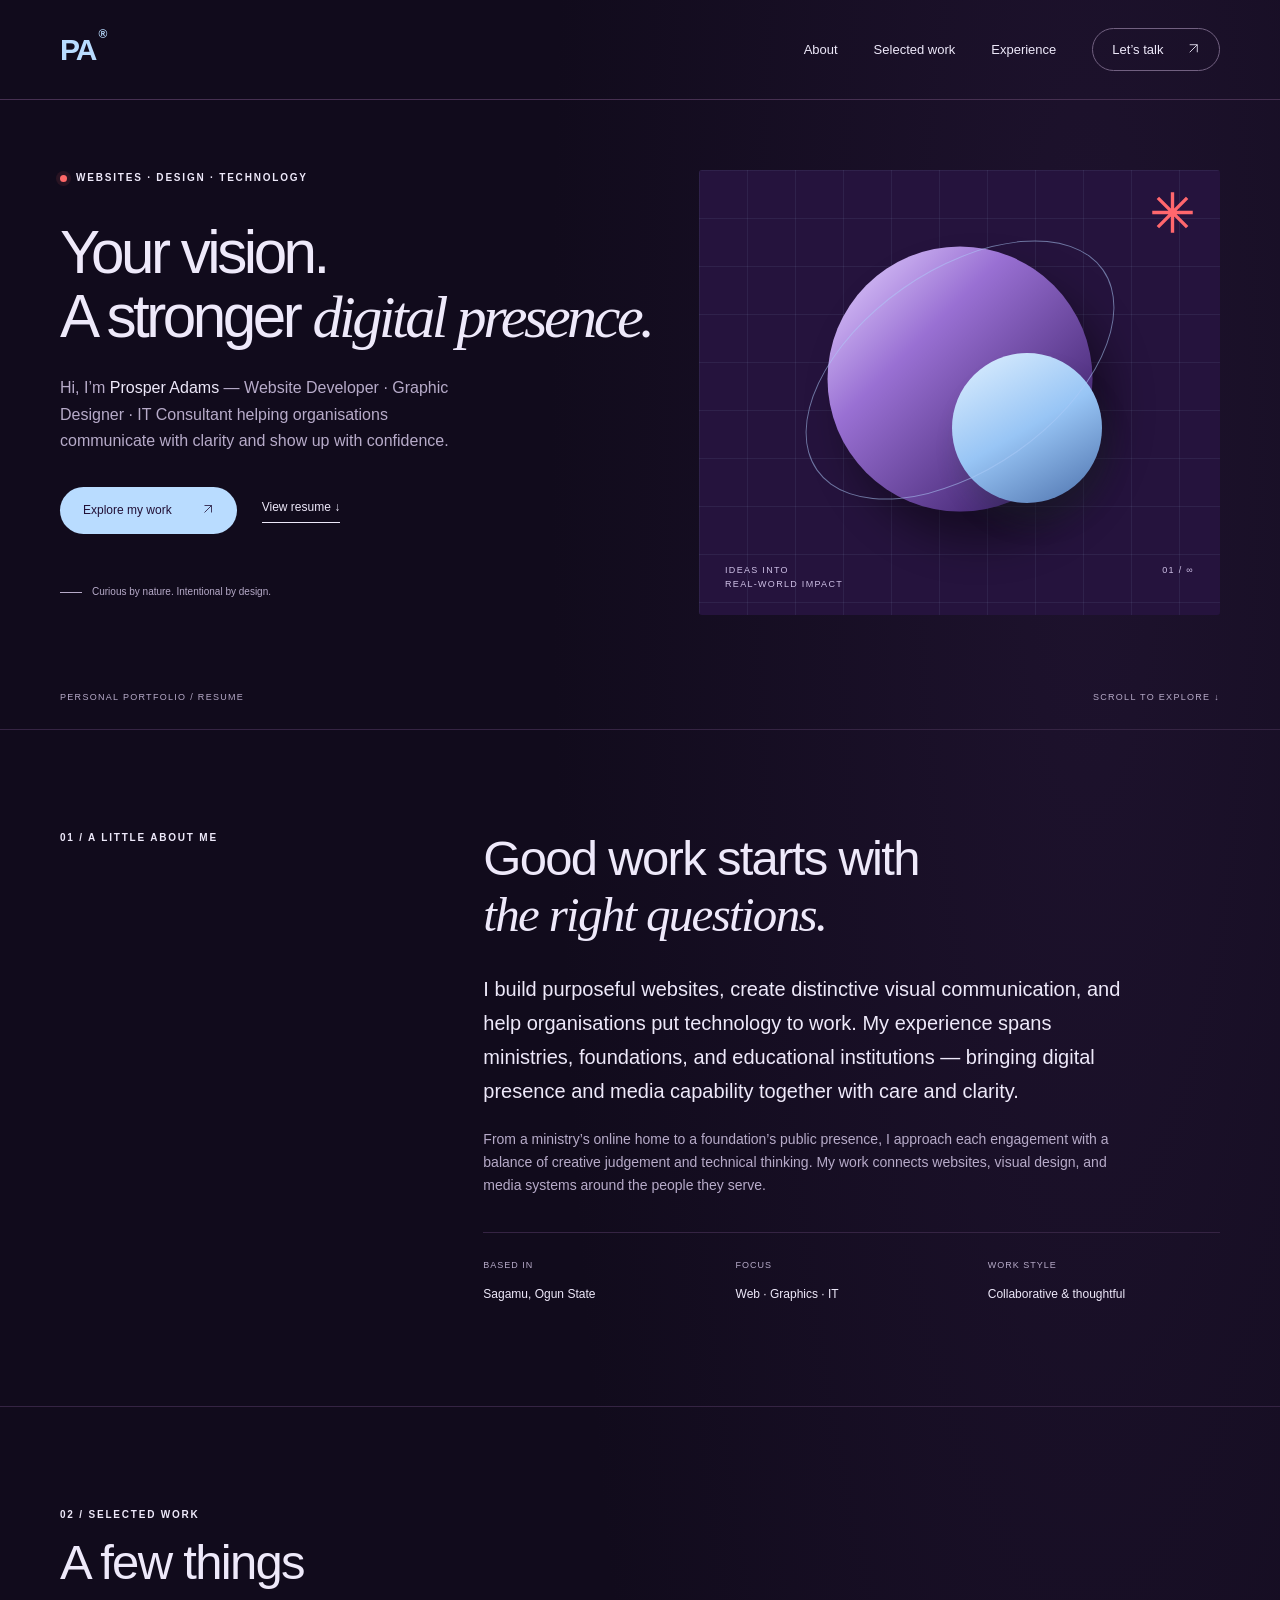
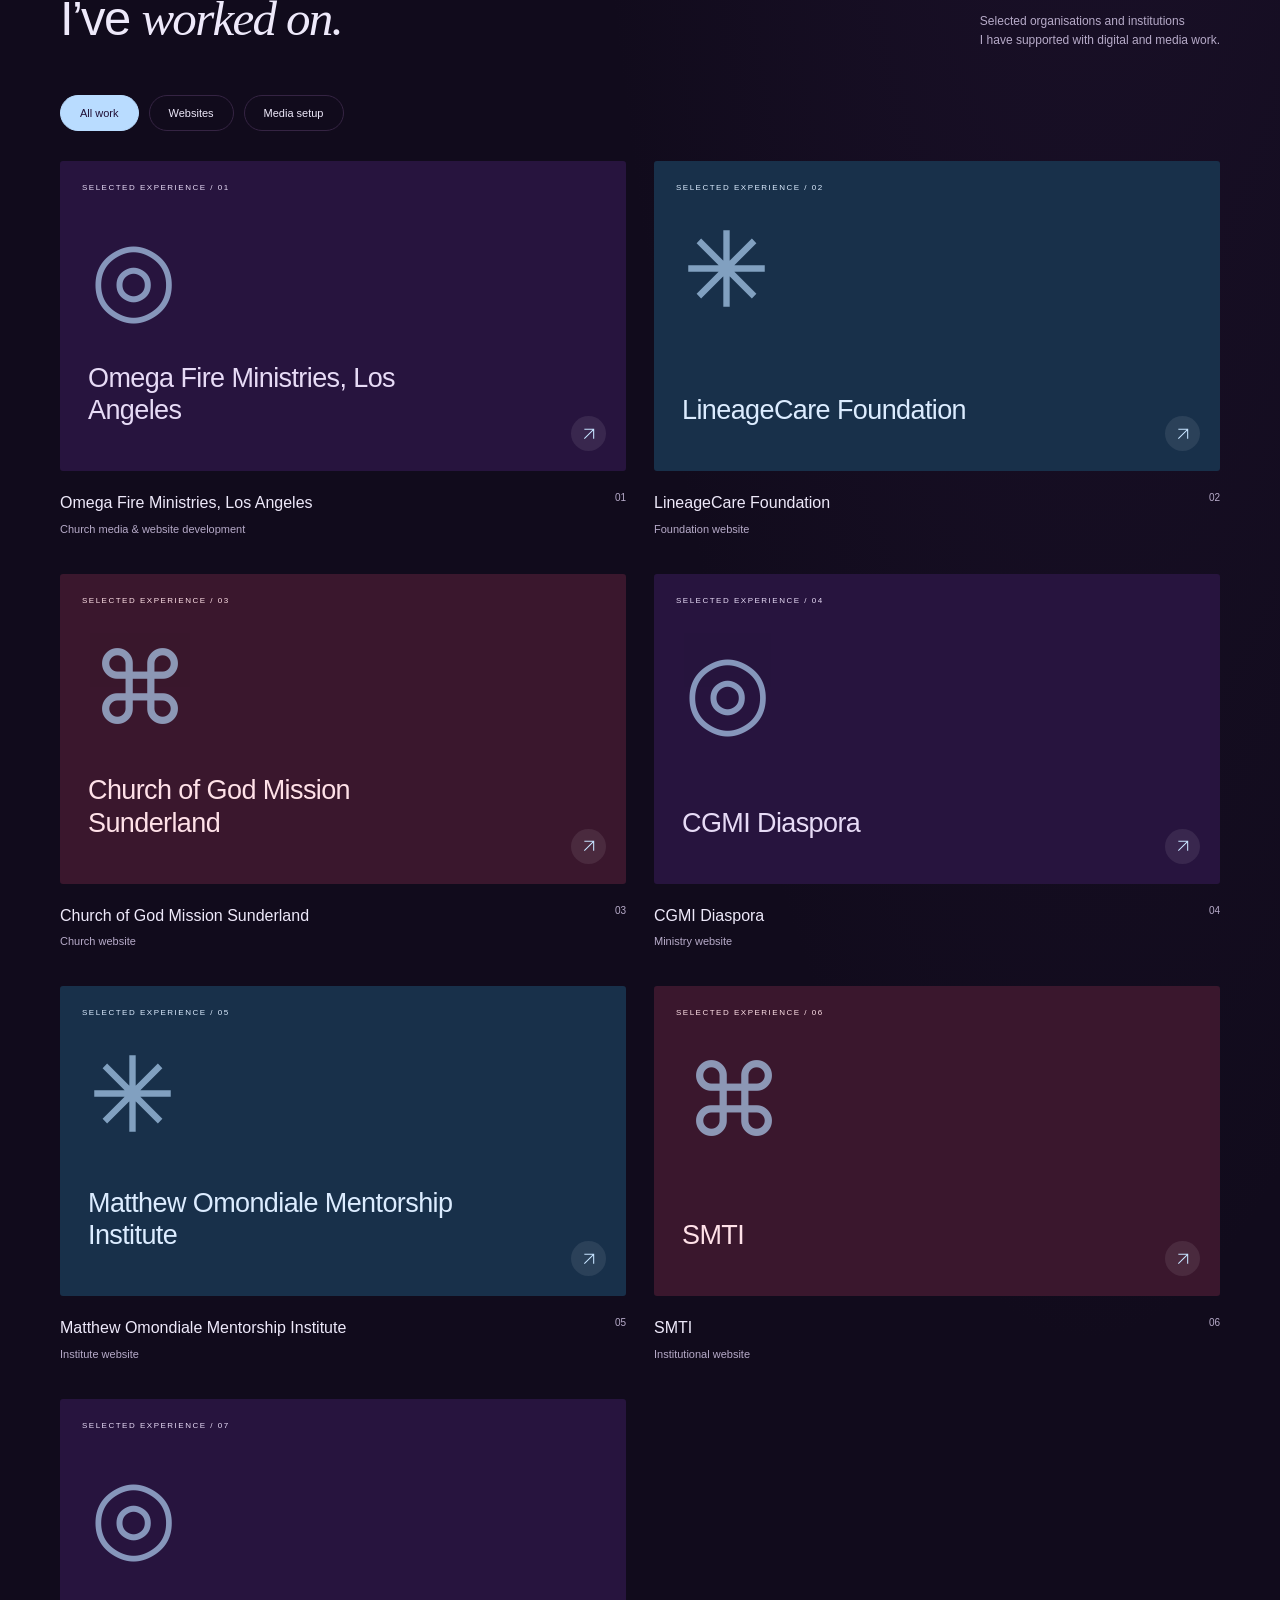
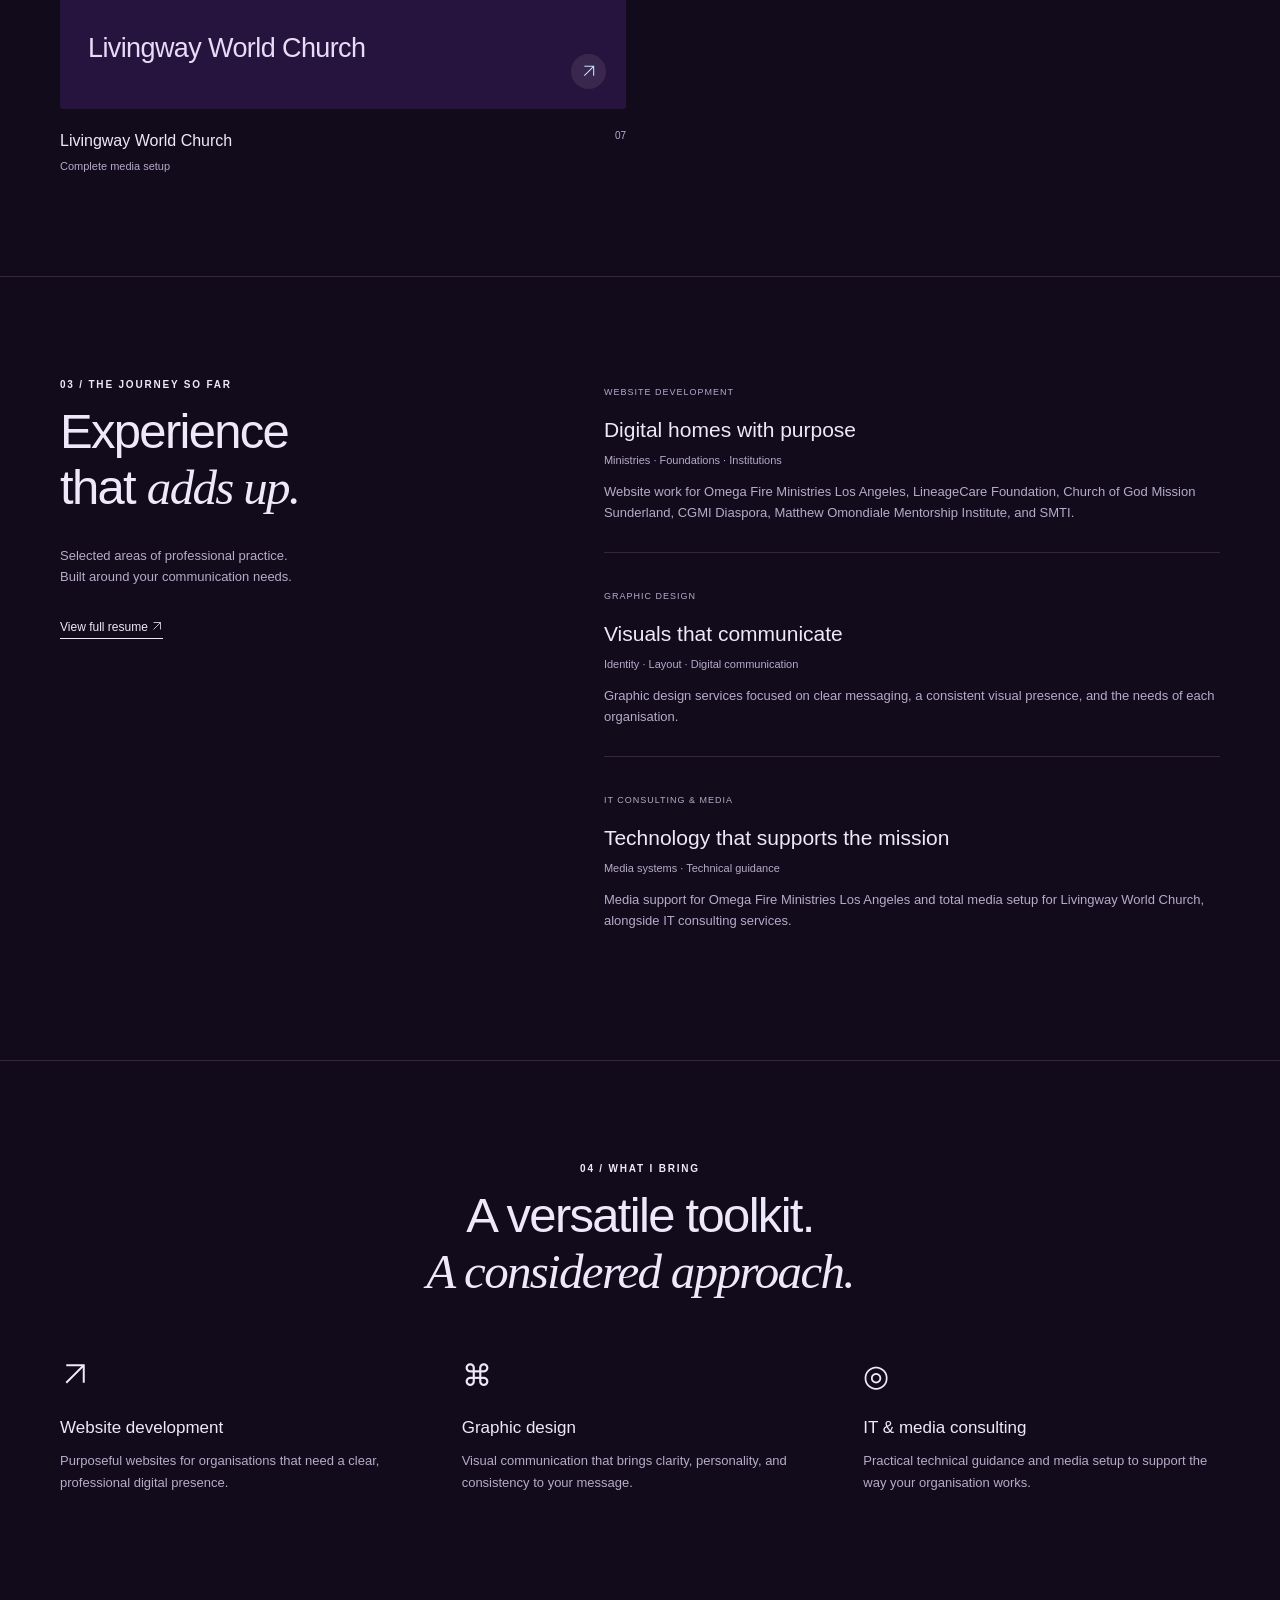
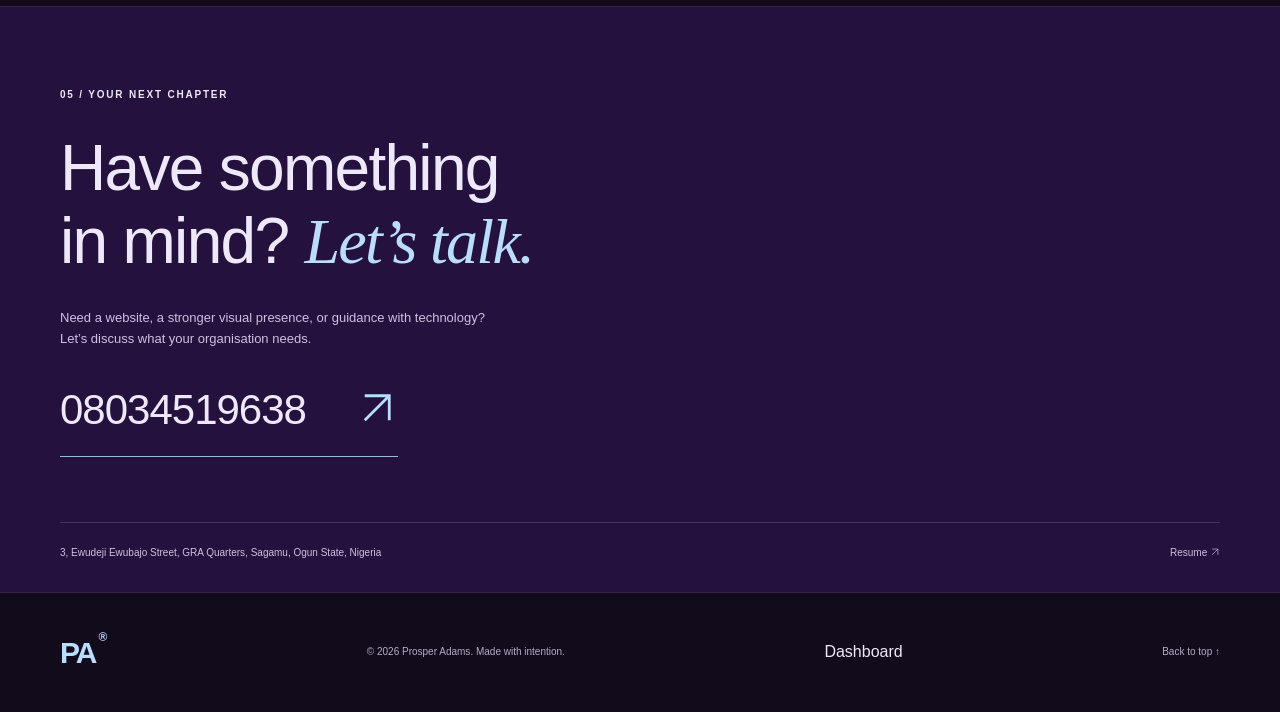
<file: index.html>
<!doctype html>
<html lang="en">
<head>
<meta charset="utf-8"><meta name="viewport" content="width=device-width, initial-scale=1">
<meta name="description" content="Prosper Adams — Website Developer, Graphic Designer and IT Consultant in Sagamu, Nigeria. Websites, creative design, and media solutions.">
<meta name="theme-color" content="#142c26"><title>Prosper Adams — Resume & Portfolio</title>
<link rel="icon" href="assets/favicon.svg" type="image/svg+xml"><link rel="stylesheet" href="styles.css"><script src="script.js" defer></script>
</head>
<body>
<a class="skip" href="#main">Skip to content</a>
<header class="site-header"><a class="brand" href="#home" aria-label="Home">PA<span>®</span></a><button class="menu-toggle" aria-expanded="false" aria-controls="navigation">Menu <span>☰</span></button><nav id="navigation" aria-label="Main navigation"><a href="#about">About</a><a href="#work">Selected work</a><a href="#experience">Experience</a><a class="nav-contact" href="#contact">Let’s talk <span><svg class="arrow-icon" aria-hidden="true" viewBox="0 0 24 24" fill="none" stroke="currentColor" stroke-width="1.6"><path d="M5 19 19 5M5 5h14v14"/></svg></span></a></nav></header>
<main id="main">
<section class="hero section" id="home"><div class="hero-copy"><p class="eyebrow"><span class="status-dot"></span> WEBSITES · DESIGN · TECHNOLOGY</p><h1>Your vision.<br>A stronger <em>digital presence.</em></h1><p class="intro">Hi, I’m <strong data-content="name">Prosper Adams</strong> — <span data-content="title">Website Developer · Graphic Designer · IT Consultant</span> helping organisations communicate with clarity and show up with confidence.</p><div class="actions"><a class="button" href="#work">Explore my work <span><svg class="arrow-icon" aria-hidden="true" viewBox="0 0 24 24" fill="none" stroke="currentColor" stroke-width="1.6"><path d="M5 19 19 5M5 5h14v14"/></svg></span></a><a class="text-link" href="resume.html">View resume <span>↓</span></a></div><div class="hero-note"><span class="tiny-line"></span> Curious by nature. Intentional by design.</div></div><div class="hero-art" aria-label="Abstract geometric artwork"><div class="art-grid"></div><div class="orb orb-one"></div><div class="orb orb-two"></div><div class="art-line"></div><span class="art-star"><svg aria-hidden="true" viewBox="0 0 40 40" width="100%" height="100%" fill="none" stroke="currentColor" stroke-width="3"><path d="M20 2v36M2 20h36M7 7l26 26M7 33 33 7"/></svg></span><div class="art-caption"><span>IDEAS INTO<br>REAL-WORLD IMPACT</span><span>01 / ∞</span></div></div><div class="hero-bottom"><span>PERSONAL PORTFOLIO / RESUME</span><a href="#about">SCROLL TO EXPLORE ↓</a></div></section>
<section class="section about" id="about"><div class="section-label">01 / A LITTLE ABOUT ME</div><div><h2>Good work starts with<br><em>the right questions.</em></h2><p class="large-copy" data-content="summary">I build purposeful websites, create distinctive visual communication, and help organisations put technology to work. My experience spans ministries, foundations, and educational institutions — bringing digital presence and media capability together with care and clarity.</p><p>From a ministry’s online home to a foundation’s public presence, I approach each engagement with a balance of creative judgement and technical thinking. My work connects websites, visual design, and media systems around the people they serve.</p><div class="facts"><div><span>BASED IN</span><strong>Sagamu, Ogun State</strong></div><div><span>FOCUS</span><strong>Web · Graphics · IT</strong></div><div><span>WORK STYLE</span><strong>Collaborative & thoughtful</strong></div></div></div></section>
<section class="section work" id="work"><div class="section-heading"><div><p class="section-label">02 / SELECTED WORK</p><h2>A few things<br>I’ve <em>worked on.</em></h2></div><p>Selected organisations and institutions<br>I have supported with digital and media work.</p></div><div class="filters" role="group" aria-label="Filter projects"><button class="active" data-filter="all" aria-pressed="true">All work</button><button data-filter="development" aria-pressed="false">Websites</button><button data-filter="strategy" aria-pressed="false">Media setup</button></div><div class="project-grid"><article class="project" data-category="development"><button class="project-open" data-project="0" aria-label="Read about Omega Fire Ministries, Los Angeles"><div class="project-art client-art client-0"><span class="mock-label">SELECTED EXPERIENCE / 01</span><div class="client-symbol" aria-hidden="true">◎</div><div class="client-title">Omega Fire Ministries, Los Angeles</div><span class="project-arrow"><svg class="arrow-icon" aria-hidden="true" viewBox="0 0 24 24" fill="none" stroke="currentColor" stroke-width="1.6"><path d="M5 19 19 5M5 5h14v14"/></svg></span></div><div class="project-info"><div><h3>Omega Fire Ministries, Los Angeles</h3><p>Church media & website development</p></div><span>01</span></div></button></article><article class="project" data-category="development"><button class="project-open" data-project="1" aria-label="Read about LineageCare Foundation"><div class="project-art client-art client-1"><span class="mock-label">SELECTED EXPERIENCE / 02</span><div class="client-symbol" aria-hidden="true"><svg aria-hidden="true" viewBox="0 0 40 40" width="100%" height="100%" fill="none" stroke="currentColor" stroke-width="3"><path d="M20 2v36M2 20h36M7 7l26 26M7 33 33 7"/></svg></div><div class="client-title">LineageCare Foundation</div><span class="project-arrow"><svg class="arrow-icon" aria-hidden="true" viewBox="0 0 24 24" fill="none" stroke="currentColor" stroke-width="1.6"><path d="M5 19 19 5M5 5h14v14"/></svg></span></div><div class="project-info"><div><h3>LineageCare Foundation</h3><p>Foundation website</p></div><span>02</span></div></button></article><article class="project" data-category="development"><button class="project-open" data-project="2" aria-label="Read about Church of God Mission Sunderland"><div class="project-art client-art client-2"><span class="mock-label">SELECTED EXPERIENCE / 03</span><div class="client-symbol" aria-hidden="true">⌘</div><div class="client-title">Church of God Mission Sunderland</div><span class="project-arrow"><svg class="arrow-icon" aria-hidden="true" viewBox="0 0 24 24" fill="none" stroke="currentColor" stroke-width="1.6"><path d="M5 19 19 5M5 5h14v14"/></svg></span></div><div class="project-info"><div><h3>Church of God Mission Sunderland</h3><p>Church website</p></div><span>03</span></div></button></article><article class="project" data-category="development"><button class="project-open" data-project="3" aria-label="Read about CGMI Diaspora"><div class="project-art client-art client-0"><span class="mock-label">SELECTED EXPERIENCE / 04</span><div class="client-symbol" aria-hidden="true">◎</div><div class="client-title">CGMI Diaspora</div><span class="project-arrow"><svg class="arrow-icon" aria-hidden="true" viewBox="0 0 24 24" fill="none" stroke="currentColor" stroke-width="1.6"><path d="M5 19 19 5M5 5h14v14"/></svg></span></div><div class="project-info"><div><h3>CGMI Diaspora</h3><p>Ministry website</p></div><span>04</span></div></button></article><article class="project" data-category="development"><button class="project-open" data-project="4" aria-label="Read about Matthew Omondiale Mentorship Institute"><div class="project-art client-art client-1"><span class="mock-label">SELECTED EXPERIENCE / 05</span><div class="client-symbol" aria-hidden="true"><svg aria-hidden="true" viewBox="0 0 40 40" width="100%" height="100%" fill="none" stroke="currentColor" stroke-width="3"><path d="M20 2v36M2 20h36M7 7l26 26M7 33 33 7"/></svg></div><div class="client-title">Matthew Omondiale Mentorship Institute</div><span class="project-arrow"><svg class="arrow-icon" aria-hidden="true" viewBox="0 0 24 24" fill="none" stroke="currentColor" stroke-width="1.6"><path d="M5 19 19 5M5 5h14v14"/></svg></span></div><div class="project-info"><div><h3>Matthew Omondiale Mentorship Institute</h3><p>Institute website</p></div><span>05</span></div></button></article><article class="project" data-category="development"><button class="project-open" data-project="5" aria-label="Read about SMTI"><div class="project-art client-art client-2"><span class="mock-label">SELECTED EXPERIENCE / 06</span><div class="client-symbol" aria-hidden="true">⌘</div><div class="client-title">SMTI</div><span class="project-arrow"><svg class="arrow-icon" aria-hidden="true" viewBox="0 0 24 24" fill="none" stroke="currentColor" stroke-width="1.6"><path d="M5 19 19 5M5 5h14v14"/></svg></span></div><div class="project-info"><div><h3>SMTI</h3><p>Institutional website</p></div><span>06</span></div></button></article><article class="project" data-category="strategy"><button class="project-open" data-project="6" aria-label="Read about Livingway World Church"><div class="project-art client-art client-0"><span class="mock-label">SELECTED EXPERIENCE / 07</span><div class="client-symbol" aria-hidden="true">◎</div><div class="client-title">Livingway World Church</div><span class="project-arrow"><svg class="arrow-icon" aria-hidden="true" viewBox="0 0 24 24" fill="none" stroke="currentColor" stroke-width="1.6"><path d="M5 19 19 5M5 5h14v14"/></svg></span></div><div class="project-info"><div><h3>Livingway World Church</h3><p>Complete media setup</p></div><span>07</span></div></button></article></div></section>
<section class="section experience" id="experience"><div><p class="section-label">03 / THE JOURNEY SO FAR</p><h2>Experience<br>that <em>adds up.</em></h2><p class="muted">Selected areas of professional practice.<br>Built around your communication needs.</p><a class="text-link" href="resume.html">View full resume <svg class="arrow-icon" aria-hidden="true" viewBox="0 0 24 24" fill="none" stroke="currentColor" stroke-width="1.6"><path d="M5 19 19 5M5 5h14v14"/></svg></a></div><div class="timeline"><article><span class="date">WEBSITE DEVELOPMENT</span><h3>Digital homes with purpose</h3><p class="company">Ministries · Foundations · Institutions</p><p>Website work for Omega Fire Ministries Los Angeles, LineageCare Foundation, Church of God Mission Sunderland, CGMI Diaspora, Matthew Omondiale Mentorship Institute, and SMTI.</p></article><article><span class="date">GRAPHIC DESIGN</span><h3>Visuals that communicate</h3><p class="company">Identity · Layout · Digital communication</p><p>Graphic design services focused on clear messaging, a consistent visual presence, and the needs of each organisation.</p></article><article><span class="date">IT CONSULTING & MEDIA</span><h3>Technology that supports the mission</h3><p class="company">Media systems · Technical guidance</p><p>Media support for Omega Fire Ministries Los Angeles and total media setup for Livingway World Church, alongside IT consulting services.</p></article></div></section>
<section class="section skills"><p class="section-label">04 / WHAT I BRING</p><h2>A versatile toolkit.<br><em>A considered approach.</em></h2><div class="skill-grid"><article><span><svg class="arrow-icon" aria-hidden="true" viewBox="0 0 24 24" fill="none" stroke="currentColor" stroke-width="1.6"><path d="M5 19 19 5M5 5h14v14"/></svg></span><h3>Website development</h3><p>Purposeful websites for organisations that need a clear, professional digital presence.</p></article><article><span>⌘</span><h3>Graphic design</h3><p>Visual communication that brings clarity, personality, and consistency to your message.</p></article><article><span>◎</span><h3>IT & media consulting</h3><p>Practical technical guidance and media setup to support the way your organisation works.</p></article></div></section>
<section class="section contact" id="contact"><p class="section-label">05 / YOUR NEXT CHAPTER</p><h2>Have something<br>in mind? <em>Let’s talk.</em></h2><p>Need a website, a stronger visual presence, or guidance with technology?<br>Let’s discuss what your organisation needs.</p><a class="contact-email" href="tel:+2348034519638" data-phone-link>08034519638 <span><svg class="arrow-icon" aria-hidden="true" viewBox="0 0 24 24" fill="none" stroke="currentColor" stroke-width="1.6"><path d="M5 19 19 5M5 5h14v14"/></svg></span></a><div class="contact-bottom"><span data-content="address">3, Ewudeji Ewubajo Street, GRA Quarters, Sagamu, Ogun State, Nigeria</span><a href="resume.html">Resume <svg class="arrow-icon" aria-hidden="true" viewBox="0 0 24 24" fill="none" stroke="currentColor" stroke-width="1.6"><path d="M5 19 19 5M5 5h14v14"/></svg></a></div></section>
</main><footer><a class="brand" href="#home">PA<span>®</span></a><p>© <span id="year">2026</span> <span data-content="name">Prosper Adams</span>. Made with intention.</p><a href="admin/">Dashboard</a><a href="#home">Back to top ↑</a></footer>
<dialog id="project-dialog" aria-labelledby="dialog-title"><button class="dialog-close" aria-label="Close project details">×</button><p class="eyebrow">SELECTED PROFESSIONAL EXPERIENCE</p><h2 id="dialog-title"></h2><p id="dialog-description"></p><h3>The challenge</h3><p id="dialog-challenge"></p><h3>The approach</h3><p id="dialog-approach"></p></dialog>
</body></html>
</file>
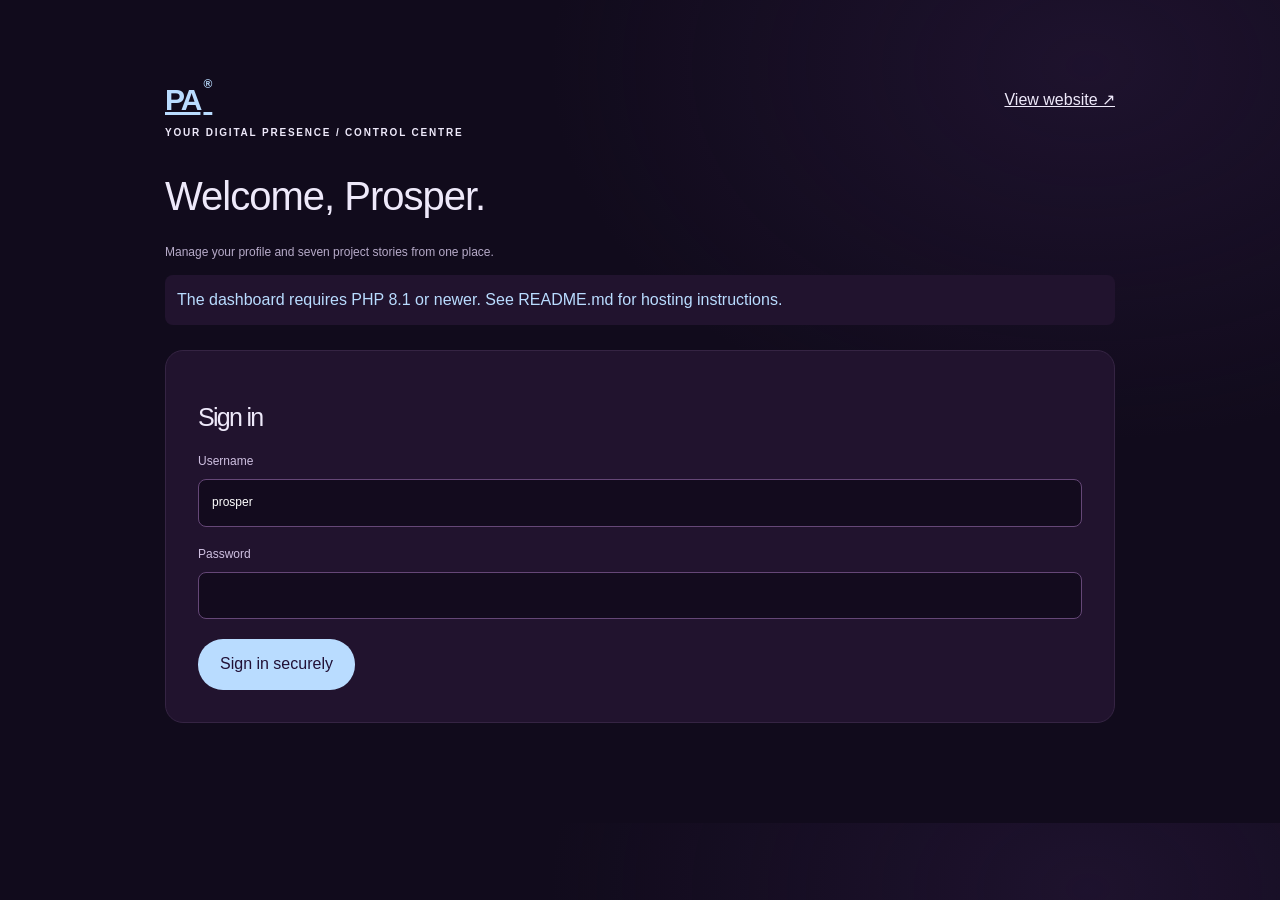
<file: admin/index.html>
<!doctype html><html lang="en"><head><meta charset="utf-8"><meta name="viewport" content="width=device-width,initial-scale=1"><meta name="robots" content="noindex,nofollow"><title>Dashboard — Prosper Adams</title><link rel="stylesheet" href="../styles.css"><style>main{max-width:1000px;margin:50px auto;padding:25px}.panel{border:1px solid var(--line);background:#21132e;padding:32px;border-radius:18px;margin:25px 0}label{display:block;font-size:12px;margin-top:18px;color:#cfc0e1}input,textarea{display:block;width:100%;margin-top:7px;background:#130b1e;color:#fff;border:1px solid #654777;padding:13px;border-radius:8px;font:inherit}textarea{min-height:110px;resize:vertical}button{border:0;margin:20px 12px 0 0;padding:12px 22px;border-radius:25px;background:#b9dcff;color:#211036}h1{font-size:40px;letter-spacing:-1px}h2{font-size:25px;margin:20px 0}h3{font-weight:500}header{display:flex;justify-content:space-between;align-items:center;gap:20px}.hint{font-size:12px;color:var(--muted)}#message{position:sticky;top:10px;background:#21132e;color:#b9dcff;padding:12px;z-index:2;border-radius:8px}#message:empty{display:none}[hidden]{display:none!important}.stats{display:flex;gap:25px;flex-wrap:wrap}.stats strong{font-size:24px;display:block}.stats span{font-size:12px;color:var(--muted)}.danger{background:#ffb0bc}a{text-decoration:underline}</style><script src="../admin.js" defer></script></head><body><main><header><a class="brand" href="../index.html">PA<span>®</span></a><a href="../index.html" target="_blank" rel="noopener">View website ↗</a></header><p class="eyebrow">YOUR DIGITAL PRESENCE / CONTROL CENTRE</p><h1>Welcome, Prosper.</h1><p class="hint">Manage your profile and seven project stories from one place.</p><div id="message" role="status" aria-live="polite"></div><section class="panel" id="auth"><h2 id="auth-title">Sign in</h2><p id="setup-help" class="hint" hidden>First-time setup: open the .prosper-private-…/setup-code.txt file outside public_html through your hosting file manager and enter its code below. Choose your own strong password. There is no default password.</p><form id="login-form"><label id="code-label" hidden>One-time setup code<input name="code" autocomplete="off"></label><label>Username<input name="username" value="prosper" autocomplete="username" required minlength="3" maxlength="40"></label><label>Password<input name="password" type="password" autocomplete="current-password" required maxlength="256"></label><button id="login-button">Sign in securely</button></form></section><section id="editor" hidden><div class="panel stats"><div><strong>7</strong><span>Portfolio projects</span></div><div><strong>3</strong><span>Core service areas</span></div><div><strong>Live</strong><span>Content updates on save</span></div></div><form id="content-form"><section class="panel"><h2>Professional profile</h2><p class="hint">These fields update the public website. Changes are stored on your server.</p><div id="profile-fields"></div></section><section class="panel"><h2>Project stories</h2><div id="project-fields"></div></section><button>Save website content</button><button type="button" id="logout" class="danger">Sign out</button></form><p class="hint">Your profile and projects also update the printable resume. Page layout, service descriptions, and decorative initials are edited in the website files.</p></section></main></body></html>
</file>
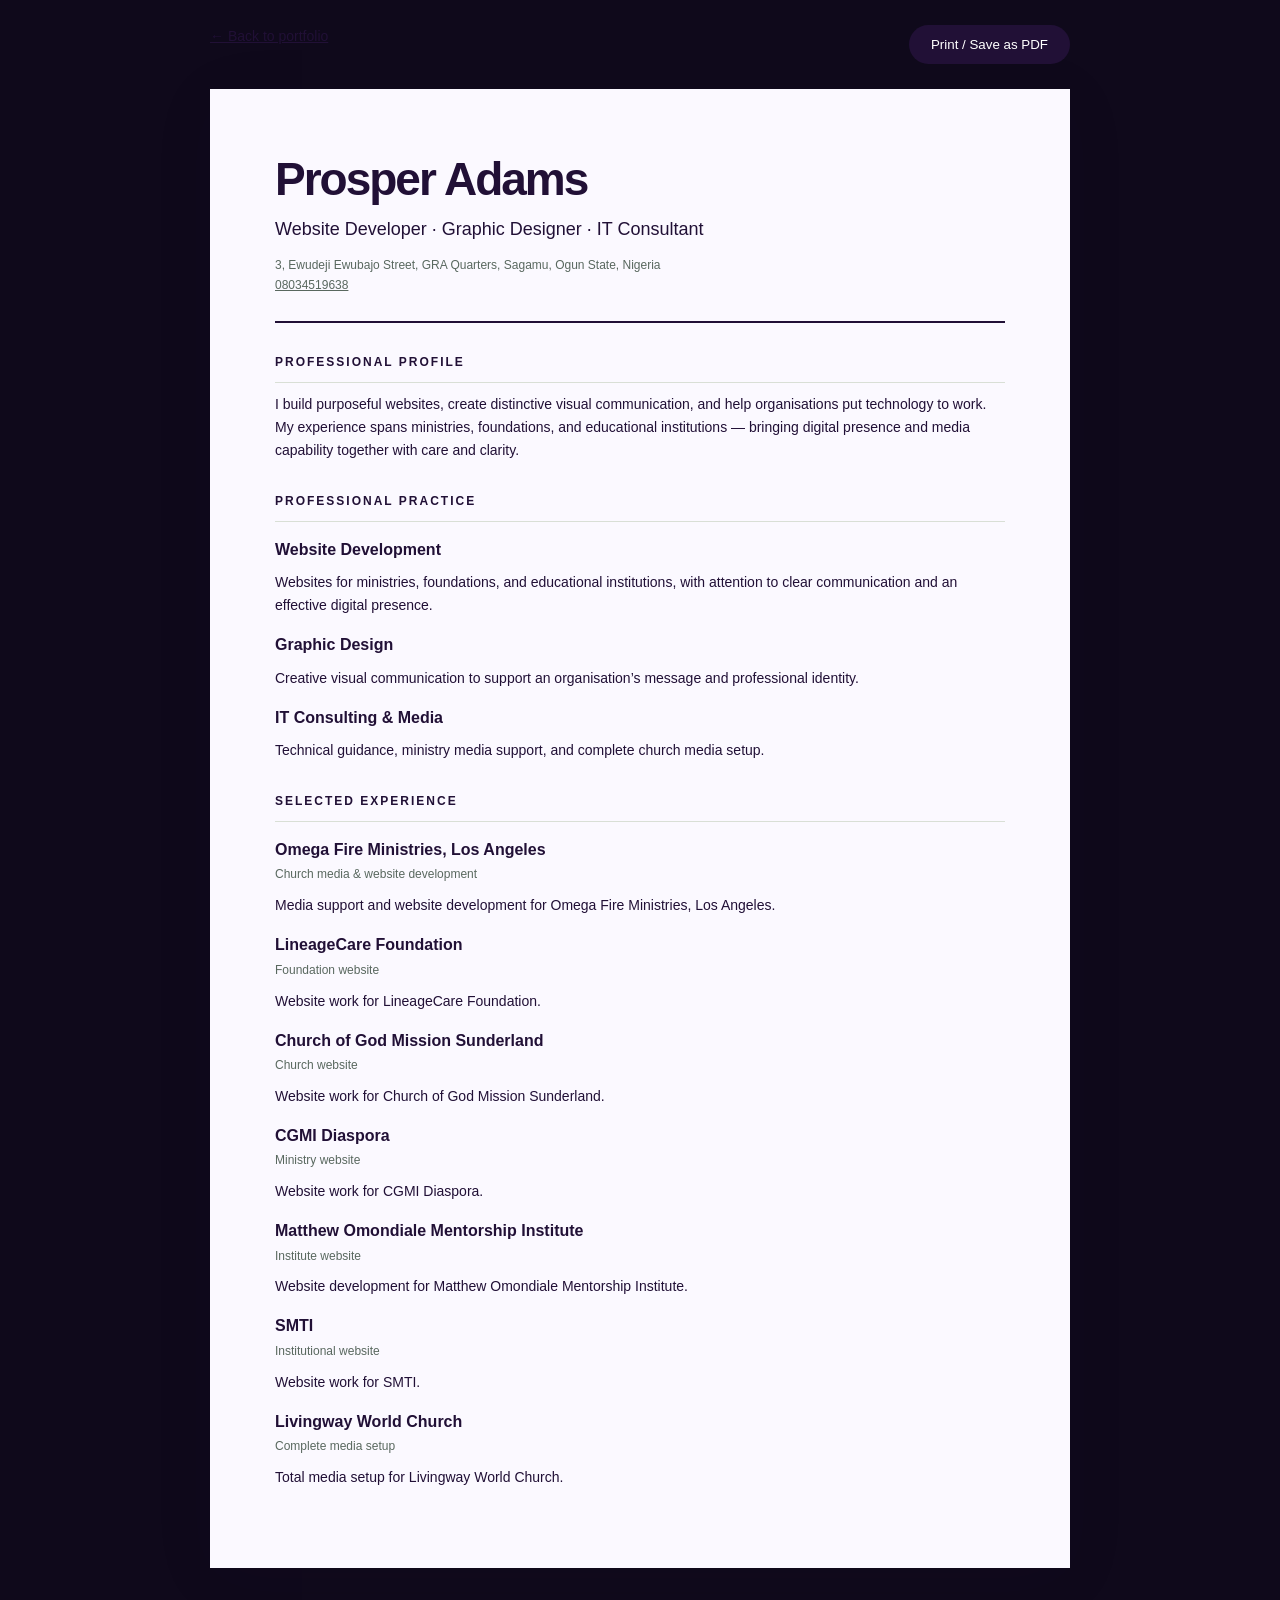
<file: resume.html>
<!doctype html><html lang="en"><head><meta charset="utf-8"><meta name="viewport" content="width=device-width, initial-scale=1"><meta name="description" content="Prosper Adams — professional resume, experience, education, and skills."><title>Prosper Adams — Resume</title><link rel="icon" href="assets/favicon.svg"><style>
*{box-sizing:border-box}body{margin:0;background:#0f091b;color:#211036;font:14px/1.65 Arial,Helvetica,sans-serif}a{color:inherit}nav{max-width:900px;margin:25px auto;display:flex;justify-content:space-between;padding:0 20px;gap:20px}button{background:#211036;color:white;border:0;border-radius:25px;padding:12px 22px;cursor:pointer}main{max-width:860px;background:#fbf9ff;margin:25px auto 60px;padding:65px;box-shadow:0 10px 60px #21103610}h1{font-size:46px;letter-spacing:-2px;line-height:1.1;margin:0 0 10px}header{border-bottom:2px solid #211036;padding-bottom:25px}header>p{font-size:18px;margin:0 0 12px}.contact{font-size:12px;color:#59685f}h2{font-size:12px;text-transform:uppercase;letter-spacing:2px;border-bottom:1px solid #d9dfd6;padding-bottom:9px;margin-top:30px}h3{font-size:16px;margin:15px 0 2px}.meta{font-size:12px;color:#59685f;margin:0 0 9px}p,ul{margin-top:8px}ul{padding-left:18px}.notice{background:#edf1e5;padding:14px;font-size:12px;margin-top:25px}.columns{display:grid;grid-template-columns:1fr 1fr;gap:30px}@media(max-width:600px){main{margin:15px;padding:30px 24px}h1{font-size:36px}.columns{grid-template-columns:1fr;gap:0}}@media print{@page{size:A4;margin:16mm}body{background:white;font-size:11px}nav,.notice{display:none}main{margin:0;padding:0;box-shadow:none;max-width:none}h1{font-size:34px}h2{margin-top:20px}h3{font-size:13px}header>p{font-size:15px}article{break-inside:avoid}a{text-decoration:none}.columns{display:grid;grid-template-columns:1fr 1fr}}
</style></head><body><nav aria-label="Resume navigation"><a href="index.html">← Back to portfolio</a><button id="print-resume">Print / Save as PDF</button></nav><main><header><h1>Prosper Adams</h1><p>Website Developer · Graphic Designer · IT Consultant</p><div class="contact">3, Ewudeji Ewubajo Street, GRA Quarters, Sagamu, Ogun State, Nigeria<br><a href="tel:+2348034519638">08034519638</a></div></header><section><h2>Professional profile</h2><p>I build purposeful websites, create distinctive visual communication, and help organisations put technology to work. My experience spans ministries, foundations, and educational institutions — bringing digital presence and media capability together with care and clarity.</p></section><section><h2>Professional practice</h2><article><h3>Website Development</h3><p>Websites for ministries, foundations, and educational institutions, with attention to clear communication and an effective digital presence.</p></article><article><h3>Graphic Design</h3><p>Creative visual communication to support an organisation’s message and professional identity.</p></article><article><h3>IT Consulting & Media</h3><p>Technical guidance, ministry media support, and complete church media setup.</p></article></section><section id="resume-projects"><h2>Selected experience</h2><article><h3>Omega Fire Ministries, Los Angeles</h3><p class="meta">Church media & website development</p><p>Media support and website development for Omega Fire Ministries, Los Angeles.</p></article><article><h3>LineageCare Foundation</h3><p class="meta">Foundation website</p><p>Website work for LineageCare Foundation.</p></article><article><h3>Church of God Mission Sunderland</h3><p class="meta">Church website</p><p>Website work for Church of God Mission Sunderland.</p></article><article><h3>CGMI Diaspora</h3><p class="meta">Ministry website</p><p>Website work for CGMI Diaspora.</p></article><article><h3>Matthew Omondiale Mentorship Institute</h3><p class="meta">Institute website</p><p>Website development for Matthew Omondiale Mentorship Institute.</p></article><article><h3>SMTI</h3><p class="meta">Institutional website</p><p>Website work for SMTI.</p></article><article><h3>Livingway World Church</h3><p class="meta">Complete media setup</p><p>Total media setup for Livingway World Church.</p></article></section></main><script src="resume.js"></script></body></html>
</file>
<file: styles.css>
:root{--ink:#142c26;--muted:#64716a;--paper:#f8f8f2;--line:#d9dfd6;--accent:#d7f275}*{box-sizing:border-box}html{scroll-behavior:smooth;scroll-padding-top:95px}body{margin:0;background:var(--paper);color:var(--ink);font-family:Arial,Helvetica,sans-serif;line-height:1.65}a{color:inherit;text-decoration:none}button{font:inherit;color:inherit;cursor:pointer}button:focus-visible,a:focus-visible{outline:3px solid #7e9950;outline-offset:5px}::selection{background:var(--accent)}.skip{position:fixed;left:15px;top:-100px;background:var(--ink);color:white;padding:10px;z-index:20}.skip:focus{top:10px}.site-header{max-width:1320px;margin:auto;height:100px;display:flex;align-items:center;justify-content:space-between;padding:0 60px;border-bottom:1px solid var(--line)}.brand{font-size:30px;font-weight:800;letter-spacing:-2px}.brand span{font-size:12px;vertical-align:top;letter-spacing:0;margin-left:3px}nav{display:flex;align-items:center;gap:36px;font-size:13px}nav a:hover,.text-link:hover{opacity:.65}.nav-contact{border:1px solid var(--ink);padding:10px 19px;border-radius:30px}.nav-contact span{margin-left:20px}.menu-toggle{display:none}.section{max-width:1320px;margin:auto;padding:100px 60px;border-bottom:1px solid var(--line)}.hero{display:grid;grid-template-columns:1.15fr 1fr;gap:40px;padding-top:70px;padding-bottom:24px}.eyebrow,.section-label{font-size:10px;font-weight:700;letter-spacing:1.8px}.eyebrow{display:flex;align-items:center;gap:9px}.status-dot{width:7px;height:7px;border-radius:50%;background:#6a8a43;box-shadow:0 0 0 4px #e8eddf}h1,h2,h3,p{margin-top:0}h1{font-size:clamp(44px,5vw,70px);line-height:1.08;letter-spacing:-3.5px;margin:34px 0 25px;font-weight:500}em{font-family:Georgia,'Times New Roman',serif;font-weight:400}h2{font-size:clamp(34px,4vw,49px);line-height:1.15;letter-spacing:-1.7px;font-weight:500;margin-bottom:28px}.intro{max-width:420px;color:var(--muted);font-size:16px}.intro strong{color:var(--ink);font-weight:500}.actions{display:flex;align-items:center;gap:25px;margin:32px 0 50px}.button{display:inline-flex;gap:30px;align-items:center;background:var(--ink);color:white;border-radius:30px;padding:14px 23px;font-size:12px}.button:hover{background:#315145}.text-link{font-size:12px;border-bottom:1px solid;padding-bottom:4px}.hero-note{font-size:10px;color:var(--muted);display:flex;align-items:center;gap:10px}.tiny-line{width:22px;height:1px;background:var(--muted)}.hero-art{min-height:445px;background:#e4e9df;border-radius:3px;position:relative;overflow:hidden}.art-grid{position:absolute;inset:0;background-image:linear-gradient(#bcc5b533 1px,transparent 1px),linear-gradient(90deg,#bcc5b533 1px,transparent 1px);background-size:48px 48px}.orb{position:absolute;width:265px;height:265px;border-radius:50%;left:50%;top:47%;transform:translate(-50%,-50%)}.orb-one{background:linear-gradient(135deg,#e4f5ab 5%,#a6c06e 38%,#3b573b 90%);box-shadow:20px 30px 40px #243c3233}.orb-two{width:150px;height:150px;top:58%;left:63%;background:linear-gradient(150deg,#fafcf3,#b5c6a7 50%,#71896b);box-shadow:7px 20px 24px #253d3233}.art-line{position:absolute;width:350px;height:200px;border:1px solid #61795488;border-radius:50%;left:50%;top:45%;transform:translate(-50%,-50%) rotate(-35deg)}.art-star{position:absolute;top:20px;right:25px;font-size:45px;line-height:1}.art-caption{position:absolute;bottom:24px;left:26px;right:26px;display:flex;justify-content:space-between;font-size:9px;letter-spacing:1.3px;line-height:1.5}.hero-bottom{grid-column:1/-1;display:flex;justify-content:space-between;padding-top:35px;font-size:9px;letter-spacing:1.3px;color:var(--muted)}.about{display:grid;grid-template-columns:1fr 2fr;gap:55px}.about>div>p{max-width:650px;color:var(--muted);font-size:14px}.about .large-copy{font-size:20px;color:var(--ink);line-height:1.7}.facts{display:grid;grid-template-columns:repeat(3,1fr);gap:20px;border-top:1px solid var(--line);margin-top:35px;padding-top:25px}.facts span{display:block;font-size:9px;letter-spacing:1px;color:var(--muted);margin-bottom:7px}.facts strong{font-size:12px;font-weight:500}.section-heading{display:flex;align-items:flex-end;justify-content:space-between;gap:30px}.section-heading>p{font-size:12px;color:var(--muted);padding-bottom:12px}.filters{display:flex;gap:10px;margin:20px 0 30px;flex-wrap:wrap}.filters button{border:1px solid var(--line);background:transparent;padding:8px 19px;border-radius:25px;font-size:11px}.filters .active{background:var(--ink);color:white;border-color:var(--ink)}.project-grid{display:grid;grid-template-columns:1fr 1fr;gap:36px 28px}.project[hidden]{display:none}.project-open{width:100%;border:0;background:none;padding:0;text-align:left}.project-art{height:310px;position:relative;overflow:hidden;transition:transform .25s;border-radius:3px}.project-open:hover .project-art{transform:translateY(-5px)}.branding{background:#e8ded0;display:flex;align-items:center;justify-content:center}.mock-label{position:absolute;left:22px;top:20px;font-size:8px;letter-spacing:1.5px}.brand-mark{font-size:88px;font-weight:bold;letter-spacing:-7px;color:#6b3d2c}.brand-mark span{display:block;font-size:10px;letter-spacing:2px;text-align:center;margin-top:-12px;font-weight:400}.project-arrow{position:absolute;bottom:20px;right:20px;width:35px;height:35px;border-radius:50%;background:#ffffffa0;display:grid;place-items:center}.digital{background:#dce4eb;padding:55px 50px 0}.mock-browser{background:#fffdf7;border-radius:6px 6px 0 0;box-shadow:0 0 30px #20304015;transform:rotate(-5deg);height:280px}.browser-bar{height:23px;border-bottom:1px solid #e5e5dd;display:flex;align-items:center;gap:4px;padding-left:12px}.browser-bar i{width:4px;height:4px;border-radius:50%;background:#b9bfb5}.browser-content{padding:22px;position:relative;overflow:hidden;height:255px}.browser-content small{font-size:6px;letter-spacing:1px}.browser-content b{display:block;font-size:29px;line-height:1.1;letter-spacing:-1px;margin-top:12px;font-weight:500;position:relative;z-index:1}.mock-pill{display:inline-block;background:var(--ink);color:white;padding:7px 10px;font-size:6px;border-radius:20px;margin-top:15px;position:relative;z-index:1}.mock-shape{width:125px;height:175px;border-radius:80px 80px 0 0;background:#d2ddba;position:absolute;right:10px;bottom:0;transform:rotate(20deg)}.strategy{background:#dce1cf;display:flex;align-items:center;justify-content:center}.strategy-diagram{display:flex;align-items:center}.strategy-diagram span{display:grid;place-items:center;width:115px;height:115px;border:1px solid #536647;border-radius:50%;margin-left:-12px;font:italic 20px Georgia}.strategy-diagram span:nth-child(2){background:#142c26;color:white}.project-info{display:flex;justify-content:space-between;padding-top:19px}.project-info h3{font-size:16px;font-weight:500;margin:0}.project-info p{font-size:11px;color:var(--muted);margin:3px 0 0}.project-info>span{font-size:10px;color:var(--muted)}.experience{display:grid;grid-template-columns:1fr 1.3fr;gap:70px}.muted{font-size:13px;color:var(--muted);margin-bottom:25px}.timeline article{border-bottom:1px solid var(--line);padding:0 0 28px;margin-bottom:28px}.timeline article:last-child{margin-bottom:0;border:0}.date{font-size:9px;letter-spacing:1px;color:var(--muted)}.timeline h3{margin:10px 0 3px;font-size:21px;font-weight:500}.timeline p{font-size:13px;color:var(--muted);margin-bottom:0}.timeline .company{font-size:11px;margin-bottom:12px}.skills{text-align:center}.skill-grid{display:grid;grid-template-columns:repeat(3,1fr);gap:45px;text-align:left;margin-top:50px}.skill-grid article>span{font-size:30px}.skill-grid h3{font-size:17px;font-weight:500;margin:14px 0 8px}.skill-grid p{color:var(--muted);font-size:13px}.skills-note{font-size:10px;color:var(--muted);margin:30px 0 0}.contact{background:var(--ink);color:var(--paper);position:relative;padding-top:80px;padding-bottom:30px}.contact h2{font-size:clamp(40px,5vw,64px);margin-top:28px}.contact h2 em{color:var(--accent)}.contact>p:not(.section-label){font-size:13px;color:#c2ccc3}.contact-email{display:inline-flex;align-items:center;gap:50px;font-size:clamp(20px,3.4vw,42px);letter-spacing:-1px;border-bottom:1px solid #91a294;padding:12px 0}.contact-email span{color:var(--accent)}.contact-bottom{border-top:1px solid #ffffff26;margin-top:65px;padding-top:22px;display:flex;justify-content:space-between;gap:20px;font-size:10px;color:#bdc9bf}footer{max-width:1320px;margin:auto;padding:35px 60px;display:flex;align-items:center;justify-content:space-between;gap:20px}footer p,footer>a:last-child{font-size:10px;color:var(--muted)}footer p{margin:0}dialog{border:1px solid var(--line);border-radius:10px;background:var(--paper);color:var(--ink);padding:45px;max-width:650px;width:calc(100% - 30px);max-height:85vh}dialog::backdrop{background:#142c26b3;backdrop-filter:blur(4px)}dialog h2{margin-top:25px}dialog h3{font-size:15px;margin-bottom:5px}dialog p{font-size:13px;color:var(--muted)}.dialog-close{position:absolute;right:18px;top:10px;border:0;background:none;font-size:30px}.dialog-note{border-top:1px solid var(--line);padding-top:18px;margin-top:25px}body.modal-open{overflow:hidden}
@media(min-width:1500px){.site-header,.section,footer{max-width:1400px}.hero-art{min-height:480px}}
@media(max-width:900px){.site-header{padding:0 28px;height:80px}.section{padding:65px 28px}.hero{gap:25px}.hero-art{min-height:375px}h1{font-size:49px;letter-spacing:-2.4px}.orb{width:220px;height:220px}.orb-two{width:120px;height:120px}.art-line{width:270px}.actions{gap:16px}.button{padding:12px 18px;gap:16px}.about,.experience{gap:35px}.facts{grid-template-columns:1fr}.project-art{height:270px}.digital{padding:55px 28px 0}.strategy-diagram span{width:90px;height:90px;font-size:17px}footer{padding:28px}.skill-grid{gap:25px}}
@media(max-width:640px){.site-header{height:74px;position:relative}.menu-toggle{display:flex;gap:15px;background:none;border:0;font-size:12px;align-items:center}nav{display:none;position:absolute;top:73px;left:0;right:0;background:var(--paper);padding:25px 28px;z-index:10;border-bottom:1px solid var(--line);align-items:flex-start;gap:20px}nav.is-open{display:flex;flex-direction:column}.section{padding:55px 24px}.hero{grid-template-columns:1fr;padding-top:35px}.hero h1{font-size:52px;margin-top:28px}.hero .eyebrow{font-size:8px}.intro{font-size:14px;max-width:350px}.actions{margin:27px 0}.hero-note{margin-bottom:8px}.hero-art{min-height:340px}.orb{width:230px;height:230px}.orb-two{width:130px;height:130px}.art-line{width:300px}.hero-bottom{padding-top:8px;font-size:7px;gap:12px}.about,.experience{grid-template-columns:1fr;gap:22px}.about .large-copy{font-size:18px}.facts{grid-template-columns:1fr 1fr;gap:22px}.section-heading{display:block}.section-heading>p{font-size:11px}.project-grid{grid-template-columns:1fr}.project-art{height:300px}.digital{padding:55px 48px 0}.strategy-diagram span{width:100px;height:100px}.filters{gap:7px}.filters button{padding:7px 13px}.experience>div:first-child{margin-bottom:15px}.skill-grid{grid-template-columns:1fr;gap:18px;margin-top:30px}.skill-grid article{border-top:1px solid var(--line);padding-top:18px}.skill-grid article>span{float:right}.skills{text-align:left}.contact h2{font-size:44px}.contact-email{gap:20px;font-size:25px}.contact-bottom{display:block;margin-top:40px}.contact-bottom a{display:block;margin-top:15px}footer{flex-wrap:wrap;padding:25px 24px}footer .brand{font-size:25px}footer p{font-size:9px}footer>a:last-child{width:100%;text-align:right}dialog{padding:35px 24px}}
@media(prefers-reduced-motion:reduce){html{scroll-behavior:auto}*{transition:none!important}}

.arrow-icon{width:1em;height:1em;display:inline-block;vertical-align:-.12em;flex-shrink:0}
/* Prosper Adams — midnight purple, powder blue, vermilion */
:root{--ink:#eee9fa;--muted:#b7abc9;--paper:#110b1c;--line:#352443;--accent:#b9dcff}body{background:radial-gradient(ellipse at 85% 8%,#37205055,transparent 35%),var(--paper)}.site-header{border-color:#463051}.brand{color:#b9dcff}.nav-contact{border-color:#716080}.status-dot{background:#ff6868;box-shadow:0 0 0 4px #ff68681a}.button{background:#b9dcff;color:#211036}.button:hover{background:#d6eaff}.hero-art{background:#25133d}.art-grid{background-image:linear-gradient(#b9dcff12 1px,transparent 1px),linear-gradient(90deg,#b9dcff12 1px,transparent 1px)}.orb-one{background:linear-gradient(135deg,#e3d0ff 3%,#9970d3 35%,#381c65 90%);box-shadow:20px 30px 40px #0006}.orb-two{background:linear-gradient(150deg,#e1f1ff,#98c5f5 50%,#4c70ab)}.art-line{border-color:#adcaf788}.art-star{color:#ff676d}.art-caption{color:#cfc1e7}.filters .active{background:#b9dcff;color:#211036;border-color:#b9dcff}.project-arrow{background:#ffffff15;color:#c6e3ff}.client-art{background:#27143e;padding:25px;color:#e7dbf6}.client-1{background:#18304a;color:#dcecff}.client-2{background:#3a172d;color:#ffe1e8}.client-symbol{font-size:100px;line-height:1;position:absolute;top:65px;left:30px;opacity:.65;color:#b9dcff}.client-title{position:absolute;bottom:45px;left:28px;right:60px;font-size:27px;line-height:1.2;letter-spacing:-.6px;max-width:380px}.contact{background:#25113d}.contact>p:not(.section-label),.contact-bottom{color:#cfc1e1}.contact-email{border-color:#9cb9dc}.skills-note{color:var(--muted)}.filters button:hover{border-color:#b9dcff}.skip{background:#b9dcff;color:#211036}dialog{background:#1c102a}.dialog-close{color:#b9dcff}.hero h1{font-size:clamp(43px,4.7vw,65px)}@media(max-width:640px){.hero h1{font-size:49px}.client-title{font-size:25px}}
.contact{color:var(--ink)}.art-star{width:45px;height:45px;display:block}.client-symbol{color:#b9dcff;font-family:Arial,Helvetica,sans-serif}.client-symbol svg{width:85px;height:85px}
</file>
